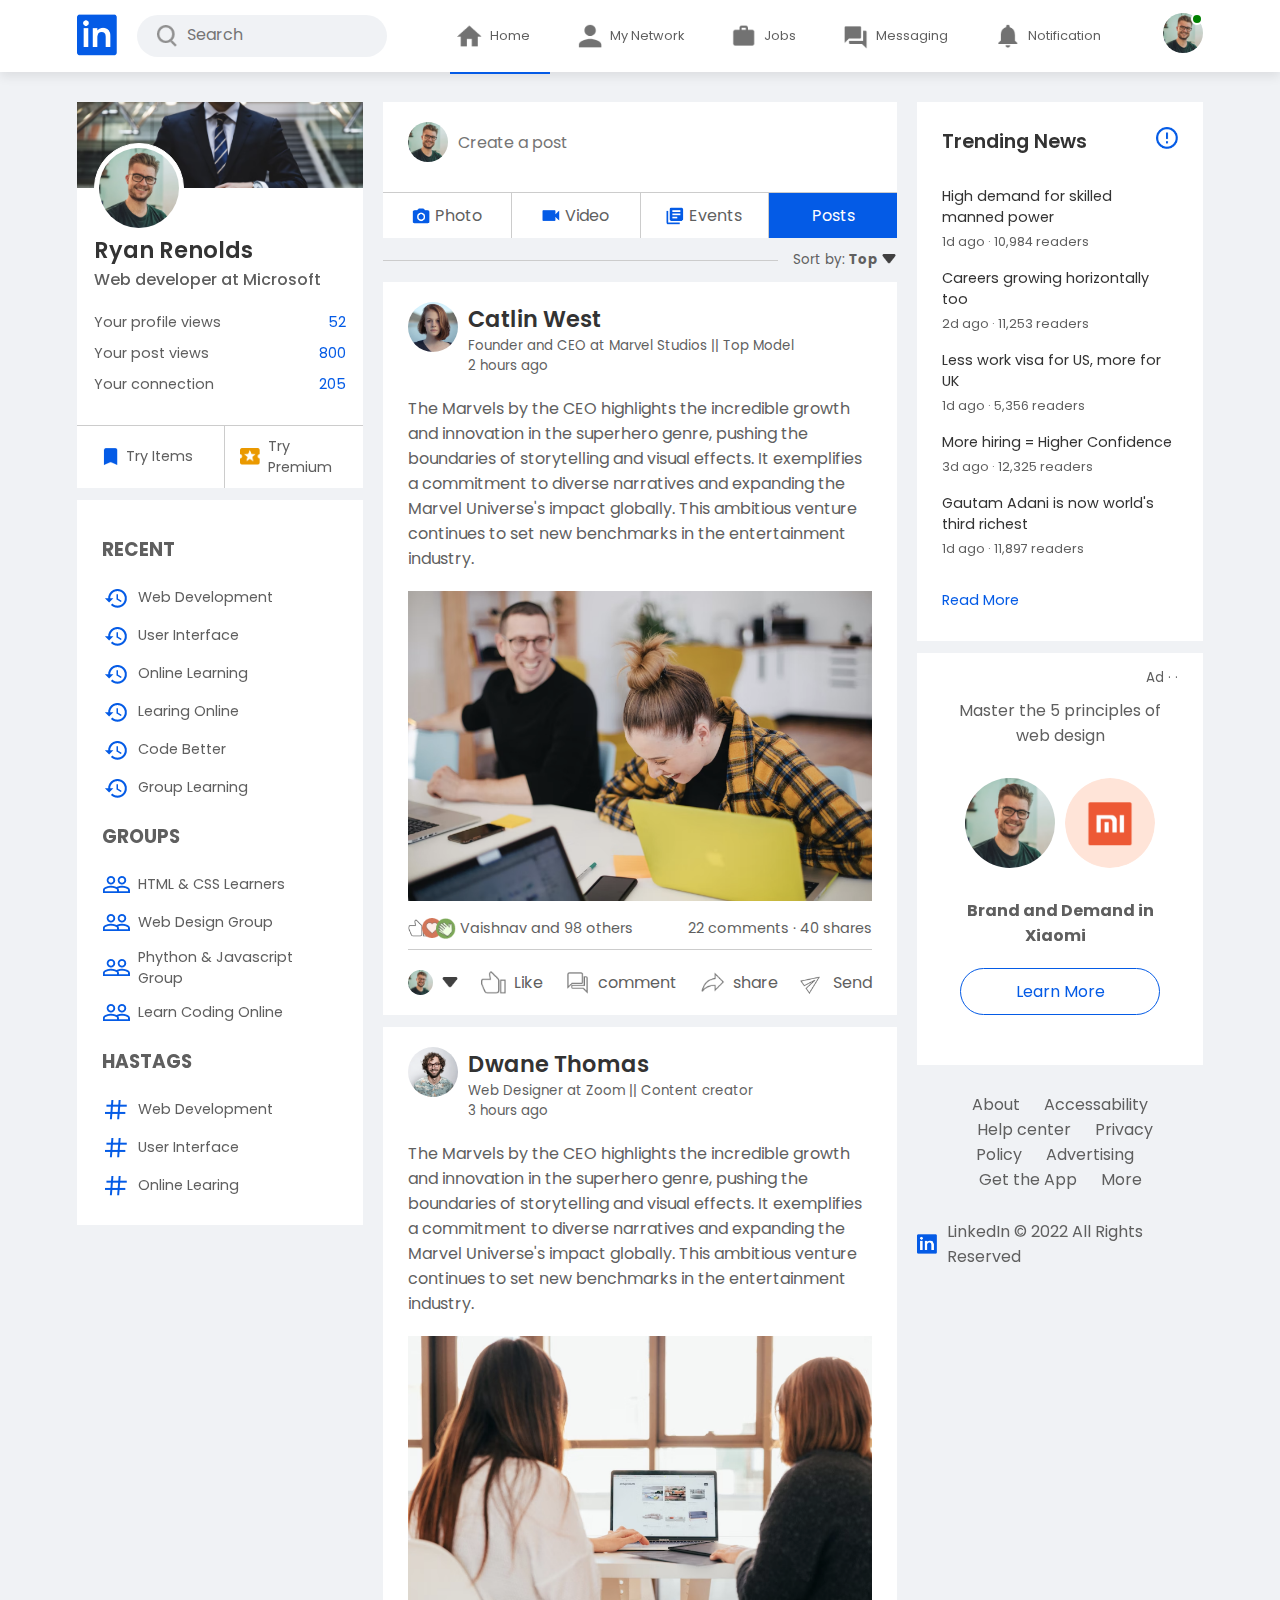
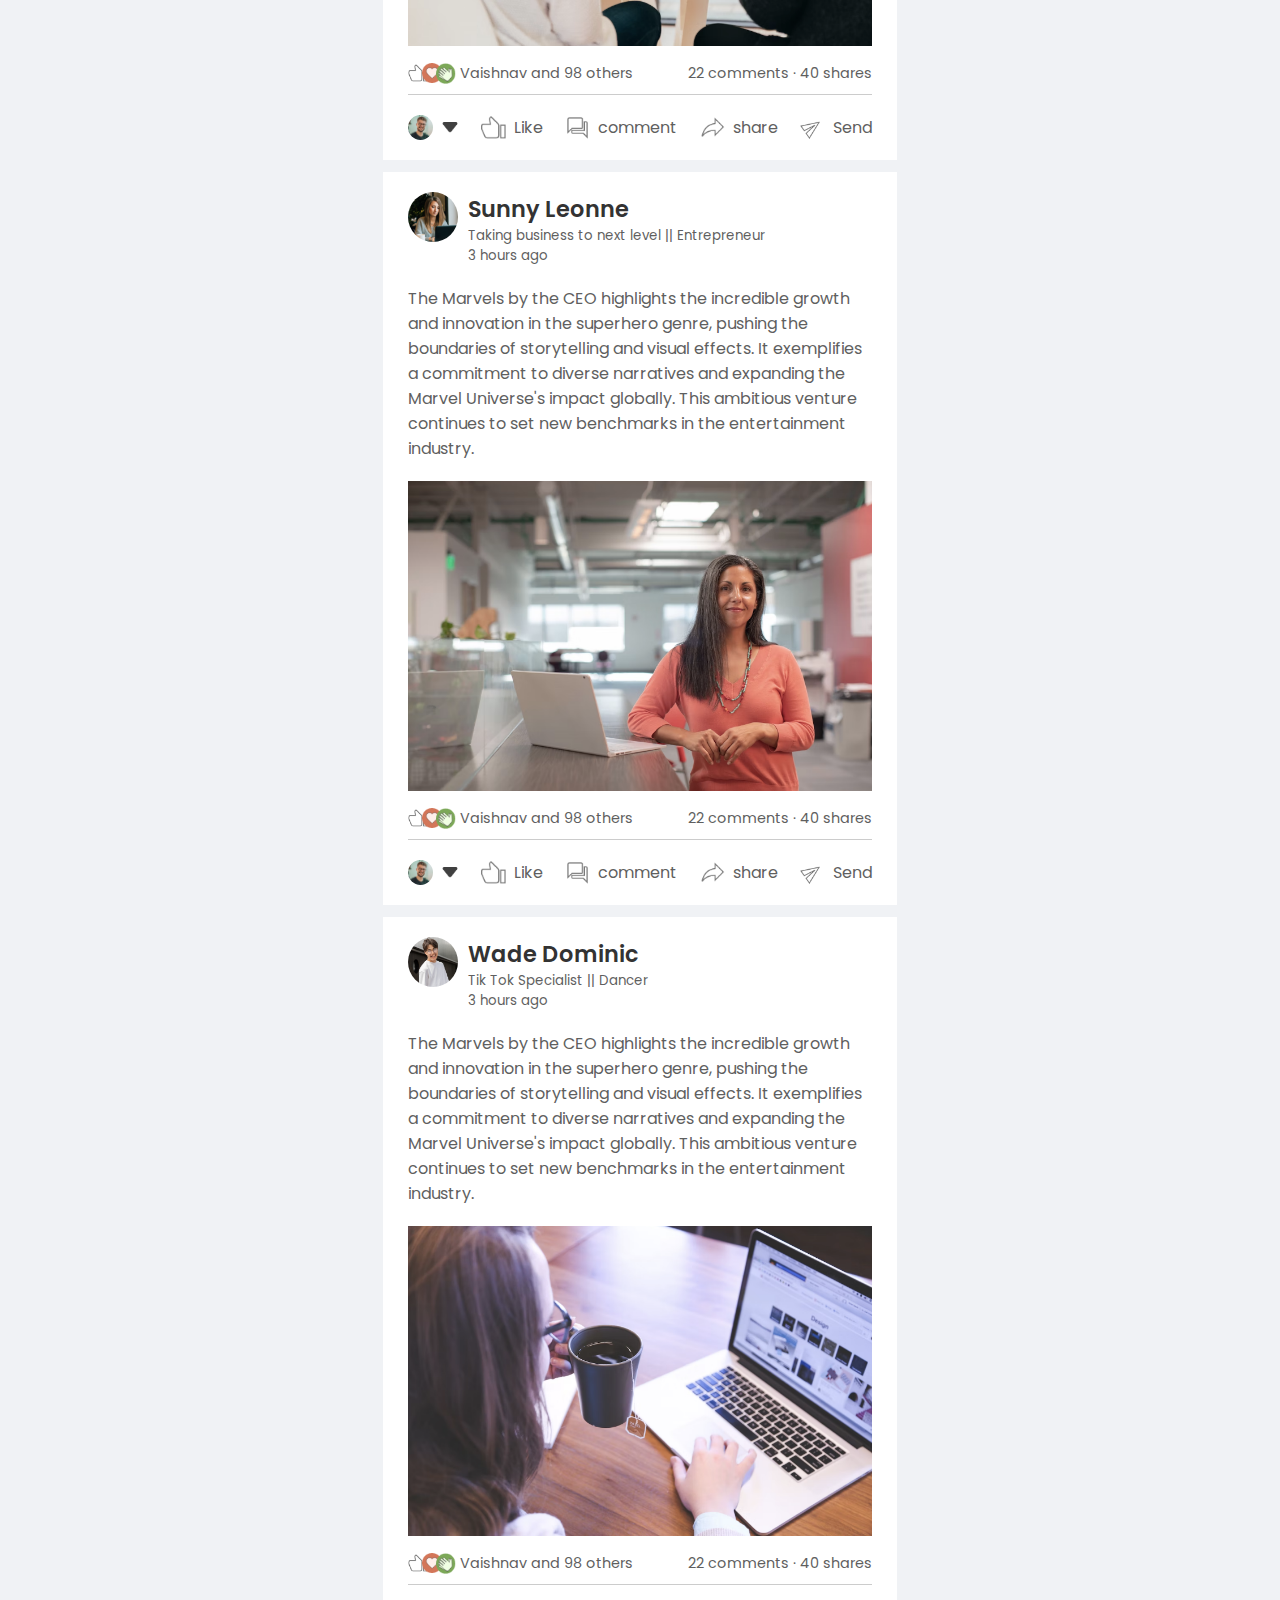
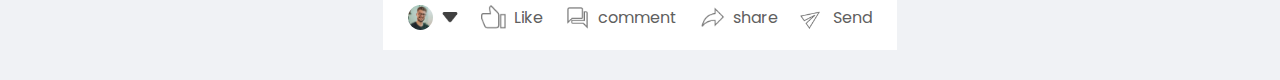
<file: index.html>
<!DOCTYPE html>
<html lang="en">
<head>
    <meta charset="UTF-8">
    <meta name="viewport" content="width=device-width, initial-scale=1.0">
    <title>LinkedIn Clone App</title>
    <link rel="stylesheet" href="./css/style.css"/>
</head>
<body>
    <header>
        <nav class="navbar">
            <div class="navbar-left">
                <a href="./index.html"><img src="./assets/images/logo.png" alt="logo" /></a>
               <div class="search">
                <img src="./assets/images/search.png" alt="search" />
                <input type="text" placeholder="Search"/>
               </div>
            </div>
            <div class="navbar-middle">
                <ul>
                    <li><a href="#" id="active-nav"><img src="./assets/images/home.png" alt="home"><span>Home</span></a></li>
                    <li><a href="#"><img src="./assets/images/network.png" alt="home"><span>My Network</span></a></li>
                    <li><a href="#"><img src="./assets/images/jobs.png" alt="home"><span>Jobs</span></a></li>
                    <li><a href="#"><img src="./assets/images/message.png" alt="home"><span>Messaging</span></a></li>
                    <li><a href="#"><img src="./assets/images/notification.png" alt="home"><span>Notification</span></a></li>
                </ul>
            </div>
            <div class="navbar-right">
                <img src="./assets/images/user-1.png" alt="profile-pic">
                
            </div>

            <div class="profile-menu-wrapper">
                <div class="profile-menu">
                    <div class="profile-user">
                        <img src="./assets/images/user-1.png" alt="user-1">
                        <div>
                            <h3>Ryan renolds</h3>
                        <a href="./profile-page.html"><span>View Profile</span></a>
                        </div>
                    </div>
                    <hr />
                   <a href="#">
                    <img src="./assets/images/feedback.png" alt="feedback" />
                    <p>Give Feedback</p>
                    <span>></span>
                   </a>
                   <a href="#">
                    <img src="./assets/images/setting.png" alt="setting" />
                    <p>Setting & Privacy</p>
                    <span>></span>
                   </a>
                   <a href="#">
                    <img src="./assets/images/help.png" alt="help" />
                    <p>Help & Support</p>
                    <span>></span>
                   </a>
                   <a href="#">
                    <img src="./assets/images/display.png" alt="display" />
                    <p>Display & Accessability</p>
                    <span>></span>
                   </a>
                   <a href="#">
                    <img src="./assets/images/logout.png" alt="logout" />
                    <p>Logout</p>
                    <span>></span>
                   </a>
    
                </div>
                
            </div>
        </nav>
    </header>

    <!-- ------------------ header ends here ------------------ -->

    <div class="container">

        <div class="left-content">
            <div class="show-profile-box">
                <img src="./assets/images/cover-pic.png" alt="cover-pic">
                <div class="show-profile-info">
                    <img src="./assets/images/user-1.png" alt="">
                    <h1>Ryan Renolds</h1>
                    <h3>Web developer at Microsoft</h3>
                    <ul>
                        <li>Your profile views<span>52</span></li>
                        <li>Your post views<span>800</span></li>
                        <li>Your connection<span>205</span></li>
                    </ul>
                </div>
                <div class="sidebar-profile-links">
                    <a href="#"><img src="./assets/images/items.png" alt="premium">Try Items</a>
                    <a href="#"><img src="./assets/images/premium.png" alt="premium">Try Premium</a>
                </div>
            </div>

            <div class="sidebar-links">
                <h3>RECENT</h3>
                <a href="#"><img src="./assets/images/recent.png" alt="recent">Web Development</a>
                <a href="#"><img src="./assets/images/recent.png" alt="recent">User Interface</a>
                <a href="#"><img src="./assets/images/recent.png" alt="recent">Online Learning</a>
                <a href="#"><img src="./assets/images/recent.png" alt="recent">Learing Online</a>
                <a href="#"><img src="./assets/images/recent.png" alt="recent">Code Better</a>
                <a href="#"><img src="./assets/images/recent.png" alt="recent">Group Learning</a>
                <h3>GROUPS</h3>
                <a href="#"><img src="./assets/images/group.png" alt="recent">HTML & CSS Learners</a>
                <a href="#"><img src="./assets/images/group.png" alt="recent">Web Design Group</a>
                <a href="#"><img src="./assets/images/group.png" alt="recent">Phython & Javascript Group</a>
                <a href="#"><img src="./assets/images/group.png" alt="recent">Learn Coding Online</a>
                <h3>HASTAGS</h3>
                <a href="#"><img src="./assets/images/hashtag.png" alt="recent">Web Development</a>
                <a href="#"><img src="./assets/images/hashtag.png" alt="recent">User Interface</a>
                <a href="#"><img src="./assets/images/hashtag.png" alt="recent">Online Learing</a>
            </div>
        </div>

        <!-- ------------------ left content ends here ------------------ -->
        <div class="main-content">
            <div class="create-post">
                <div class="create-post-input">
                    <img src="./assets/images/user-1.png" alt="user-1">
                    <textarea rows="2" placeholder="Create a post"></textarea>
                </div>
                <div class="create-post-links">
                    <a href="#"><img src="/assets/images/photo.png" alt="photo">Photo</a>
                    <a href="#"><img src="/assets/images/video.png" alt="photo">Video</a>
                    <a href="#"><img src="/assets/images/event.png" alt="photo">Events</a>
                    <a href="#">Posts</a>
                </div>
            </div>

            <div class="sortby-box">
                <hr />
                <small>Sort by: <b>Top <img src="./assets/images/down-arrow.png" alt="down-arrow"></b></small>
            </div>

            <div class="post-card">
                <div class="post-auther">
                    <img src="./assets/images/user-3.png" alt="user-3">
                    <div>
                        <h1>Catlin West</h1>
                        <small>Founder and CEO at Marvel Studios || Top Model</small>
                        <small>2 hours ago</small>
                    </div>
                </div>
                <p class="post-card-content">The Marvels by the CEO highlights the incredible growth and innovation in the superhero genre, 
                    pushing the boundaries of storytelling and visual effects. It exemplifies a commitment to diverse narratives and expanding the Marvel Universe's impact globally. This ambitious venture continues to set new benchmarks in the entertainment industry.</p>
                <img src="./assets/images/post-image-1.png" width="100%" alt="post-image-4">
                <div class="post-stats">
                    <div>
                        <img src="./assets/images/thumbsup.png" alt="thumbsup" />
                        <img src="./assets/images/love.png" alt="love" />
                        <img src="./assets/images/clap.png" alt="clap" />
                        <a href="#">Vaishnav and 98 others</a>
                    </div>
                    <span>22 comments &middot; 40 shares</span>
                </div>
                <div class="post-links">
                    <a href="#" >
                        <img src="./assets/images/user-1.png" alt="user-1" class="profile-pic">
                        <img src="./assets/images/down-arrow.png" alt="down-arrow" id="post-arrow-down">
                    </a>
                    <a href="#"><img src="./assets/images/like.png" alt="like">Like</a>
                    <a href="#"><img src="./assets/images/comment.png" alt="like">comment</a>
                    <a href="#"><img src="./assets/images/share.png" alt="like">share</a>
                    <a href="#"><img src="./assets/images/send.png" alt="like">Send</a>
                </div>
            </div>
            <div class="post-card">
                <div class="post-auther">
                    <img src="./assets/images/user-2.png" alt="user-3">
                    <div>
                        <h1>Dwane Thomas</h1>
                        <small>Web Designer at Zoom || Content creator</small>
                        <small>3 hours ago</small>
                    </div>
                </div>
                <p class="post-card-content">The Marvels by the CEO highlights the incredible growth and innovation in the superhero genre, 
                    pushing the boundaries of storytelling and visual effects. It exemplifies a commitment to diverse narratives and expanding the Marvel Universe's impact globally. This ambitious venture continues to set new benchmarks in the entertainment industry.</p>
                <img src="./assets/images/post-image-2.png" width="100%" alt="post-image-4">
                <div class="post-stats">
                    <div>
                        <img src="./assets/images/thumbsup.png" alt="thumbsup" />
                        <img src="./assets/images/love.png" alt="love" />
                        <img src="./assets/images/clap.png" alt="clap" />
                        <a href="#">Vaishnav and 98 others</a>
                    </div>
                    <span>22 comments &middot; 40 shares</span>
                </div>
                <div class="post-links">
                    <a href="#" >
                        <img src="./assets/images/user-1.png" alt="user-1" class="profile-pic">
                        <img src="./assets/images/down-arrow.png" alt="down-arrow" id="post-arrow-down">
                    </a>
                    <a href="#"><img src="./assets/images/like.png" alt="like">Like</a>
                    <a href="#"><img src="./assets/images/comment.png" alt="like">comment</a>
                    <a href="#"><img src="./assets/images/share.png" alt="like">share</a>
                    <a href="#"><img src="./assets/images/send.png" alt="like">Send</a>
                </div>
            </div>
            <div class="post-card">
                <div class="post-auther">
                    <img src="./assets/images/user-4.png" alt="user-3">
                    <div>
                        <h1>Sunny Leonne</h1>
                        <small>Taking business to next level || Entrepreneur</small>
                        <small>3 hours ago</small>
                    </div>
                </div>
                <p class="post-card-content">The Marvels by the CEO highlights the incredible growth and innovation in the superhero genre, 
                    pushing the boundaries of storytelling and visual effects. It exemplifies a commitment to diverse narratives and expanding the Marvel Universe's impact globally. This ambitious venture continues to set new benchmarks in the entertainment industry.</p>
                <img src="./assets/images/post-image-3.png" width="100%" alt="post-image-4">
                <div class="post-stats">
                    <div>
                        <img src="./assets/images/thumbsup.png" alt="thumbsup" />
                        <img src="./assets/images/love.png" alt="love" />
                        <img src="./assets/images/clap.png" alt="clap" />
                        <a href="#">Vaishnav and 98 others</a>
                    </div>
                    <span>22 comments &middot; 40 shares</span>
                </div>
                <div class="post-links">
                    <a href="#" >
                        <img src="./assets/images/user-1.png" alt="user-1" class="profile-pic">
                        <img src="./assets/images/down-arrow.png" alt="down-arrow" id="post-arrow-down">
                    </a>
                    <a href="#"><img src="./assets/images/like.png" alt="like">Like</a>
                    <a href="#"><img src="./assets/images/comment.png" alt="like">comment</a>
                    <a href="#"><img src="./assets/images/share.png" alt="like">share</a>
                    <a href="#"><img src="./assets/images/send.png" alt="like">Send</a>
                </div>
            </div>
            <div class="post-card">
                <div class="post-auther">
                    <img src="./assets/images/user-5.png" alt="user-3">
                    <div>
                        <h1>Wade Dominic</h1>
                        <small>Tik Tok Specialist || Dancer</small>
                        <small>3 hours ago</small>
                    </div>
                </div>
                <p class="post-card-content">The Marvels by the CEO highlights the incredible growth and innovation in the superhero genre, 
                    pushing the boundaries of storytelling and visual effects. It exemplifies a commitment to diverse narratives and expanding the Marvel Universe's impact globally. This ambitious venture continues to set new benchmarks in the entertainment industry.</p>
                <img src="./assets/images/post-image-4.png" width="100%" alt="post-image-4">
                <div class="post-stats">
                    <div>
                        <img src="./assets/images/thumbsup.png" alt="thumbsup" />
                        <img src="./assets/images/love.png" alt="love" />
                        <img src="./assets/images/clap.png" alt="clap" />
                        <a href="#">Vaishnav and 98 others</a>
                    </div>
                    <span>22 comments &middot; 40 shares</span>
                </div>
                <div class="post-links">
                    <a href="#" >
                        <img src="./assets/images/user-1.png" alt="user-1" class="profile-pic">
                        <img src="./assets/images/down-arrow.png" alt="down-arrow" id="post-arrow-down">
                    </a>
                    <a href="#"><img src="./assets/images/like.png" alt="like">Like</a>
                    <a href="#"><img src="./assets/images/comment.png" alt="like">comment</a>
                    <a href="#"><img src="./assets/images/share.png" alt="like">share</a>
                    <a href="#"><img src="./assets/images/send.png" alt="like">Send</a>
                </div>
            </div>
        </div>

        <!-- ------------------ main content ends here ------------------ -->
        <div class="right-content">
            <div class="sidebar-news">
                <img src="./assets/images/more.png" alt="more" id="more-icon">
                <h3>Trending News</h3>
                
                <a href="#">High demand for skilled manned power</a>
                <span>1d ago &middot; 10,984 readers</span>

                <a href="#">Careers growing horizontally too</a>
                <span>2d ago &middot; 11,253 readers</span>

                <a href="#">Less work visa for US, more for UK</a>
                <span>1d ago &middot; 5,356 readers</span>

                <a href="#">More hiring = Higher Confidence</a>
                <span>3d ago &middot; 12,325 readers</span>

                <a href="#">Gautam Adani is now world's third richest</a>
                <span>1d ago &middot; 11,897 readers</span>

                <a href="#" id="news-read-more"> Read More</a>
            </div>

            <div class="sidebar-ad">
                <small>Ad &middot; &middot;</small>
                <p>Master the 5 principles of web design</p>
                <div>
                    <img src="./assets/images/user-1.png" alt="user-1">
                    <img src="./assets/images/mi-logo.png" alt="user-1">
                </div>
                <b>Brand and Demand in Xiaomi</b>
                <a href="#" id="ad-learn-more">Learn More</a>
            </div>

            <div class="sidebar-useful-links">
                <a href="#">About</a>
                <a href="#">Accessability</a>
                <a href="#">Help center</a>
                <a href="#">Privacy Policy</a>
                <a href="#">Advertising</a>
                <a href="#">Get the App</a>
                <a href="#">More</a>
            </div>

            <div class="sidebar-copyright">
                <img src="./assets/images/logo.png" alt="logo">
                <p>LinkedIn &#169; 2022 All Rights Reserved </p>
            </div>
        </div>

        <!-- ------------------ right content ends here ------------------ -->
    </div>

    <script type="text/javascript">
        const profileMenu = document.querySelector(".profile-menu-wrapper");
        const profileBtn = document.querySelector(".navbar-right");

        profileBtn.addEventListener("click", () => {
            console.log("hey");
           profileMenu.classList.toggle("open-menu");
        })
    </script>
</body>
</html>
</file>
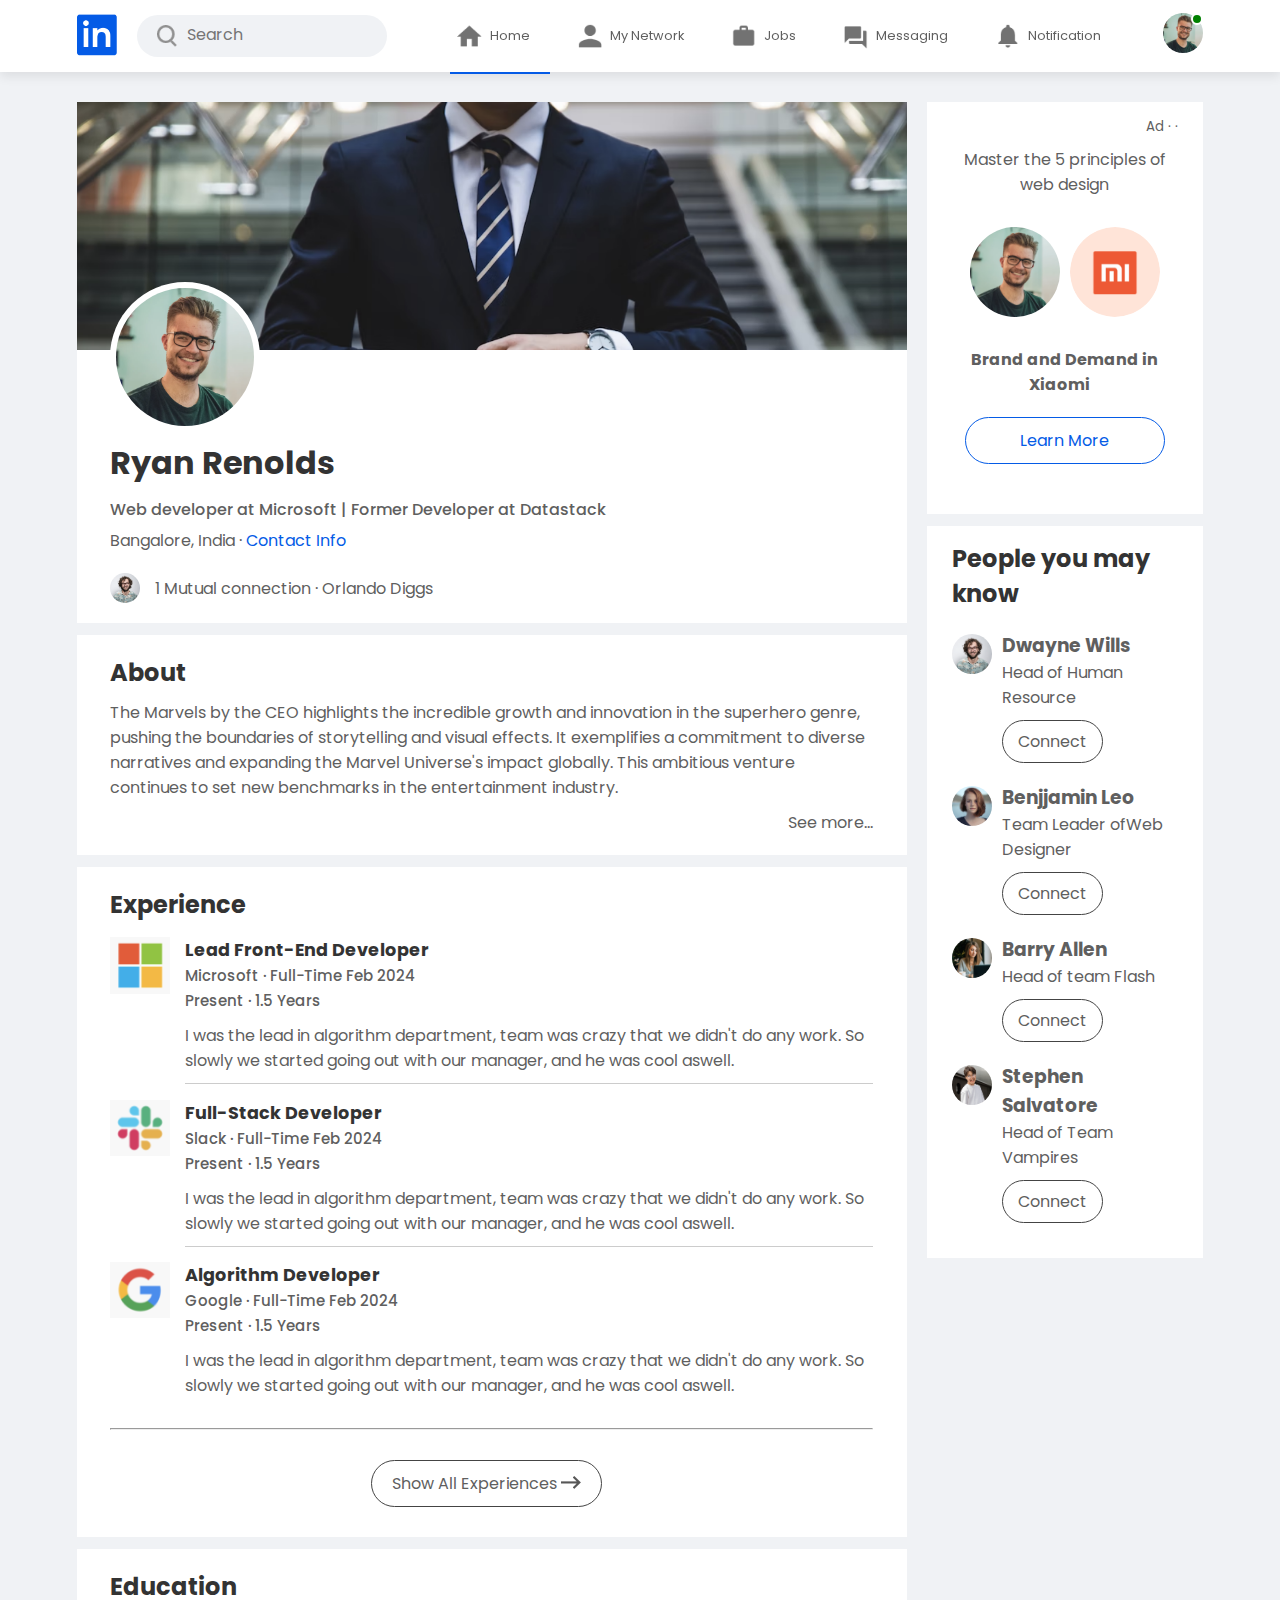
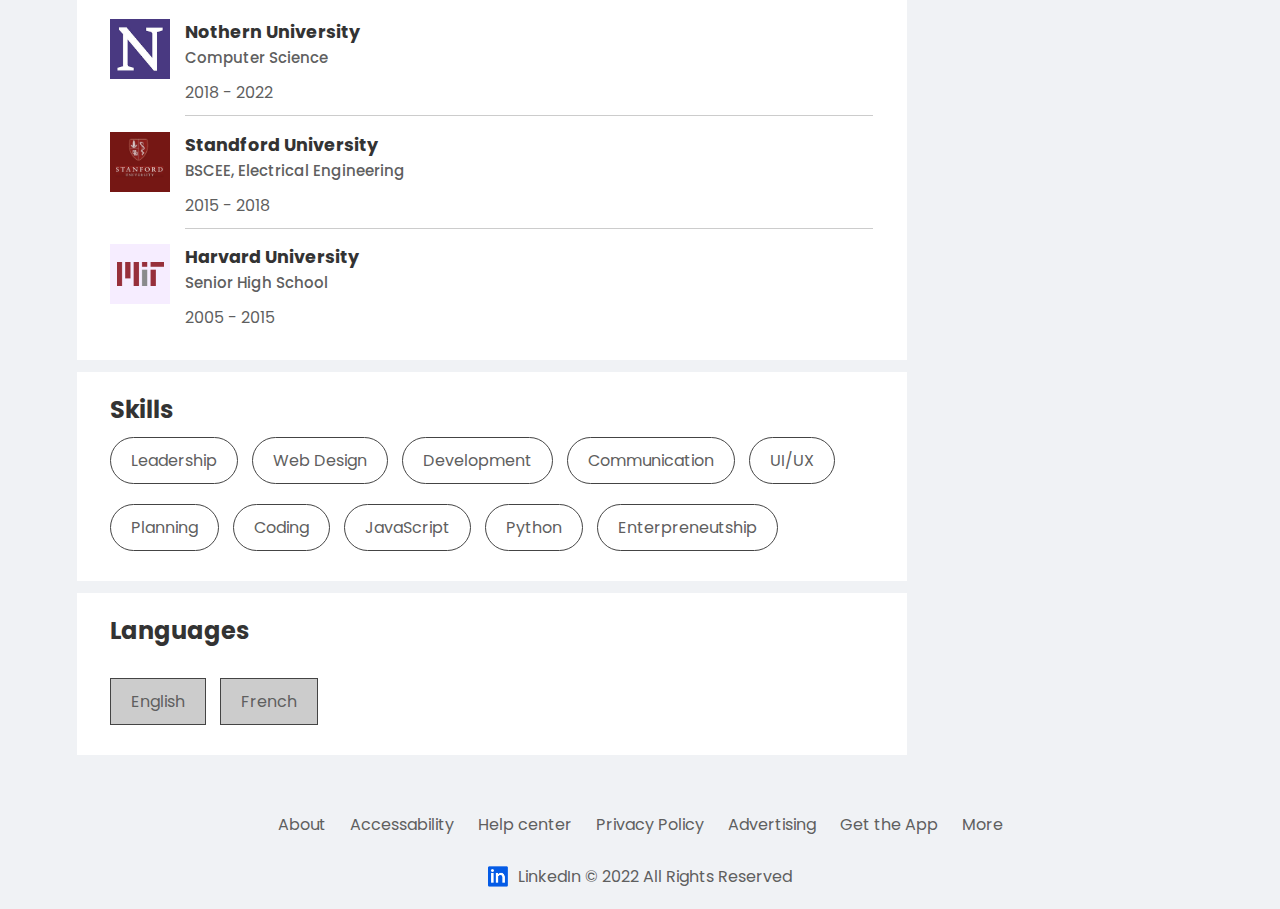
<file: profile-page.html>
<!DOCTYPE html>
<html lang="en">
<head>
    <meta charset="UTF-8">
    <meta name="viewport" content="width=device-width, initial-scale=1.0">
    <title>LinkedIn Clone App</title>
    <link rel="stylesheet" href="./css/style.css"/>
</head>
<body>
    <header>
        <nav class="navbar">
            <div class="navbar-left">
               <a href="./index.html"><img src="./assets/images/logo.png" alt="logo" /></a>
               <div class="search">
                <img src="./assets/images/search.png" alt="search" />
                <input type="text" placeholder="Search"/>
               </div>
            </div>
            <div class="navbar-middle">
                <ul>
                    <li><a href="#" id="active-nav"><img src="./assets/images/home.png" alt="home"><span>Home</span></a></li>
                    <li><a href="#"><img src="./assets/images/network.png" alt="home"><span>My Network</span></a></li>
                    <li><a href="#"><img src="./assets/images/jobs.png" alt="home"><span>Jobs</span></a></li>
                    <li><a href="#"><img src="./assets/images/message.png" alt="home"><span>Messaging</span></a></li>
                    <li><a href="#"><img src="./assets/images/notification.png" alt="home"><span>Notification</span></a></li>
                </ul>
            </div>
            <div class="navbar-right">
                <img src="./assets/images/user-1.png" alt="profile-pic">
                
            </div>

            <div class="profile-menu-wrapper">
                <div class="profile-menu">
                    <div class="profile-user">
                        <img src="./assets/images/user-1.png" alt="user-1">
                        <div>
                            <h3>Ryan renolds</h3>
                        <span>View Profile</span>
                        </div>
                    </div>
                    <hr />
                   <a href="#">
                    <img src="./assets/images/feedback.png" alt="feedback" />
                    <p>Give Feedback</p>
                    <span>></span>
                   </a>
                   <a href="#">
                    <img src="./assets/images/setting.png" alt="setting" />
                    <p>Setting & Privacy</p>
                    <span>></span>
                   </a>
                   <a href="#">
                    <img src="./assets/images/help.png" alt="help" />
                    <p>Help & Support</p>
                    <span>></span>
                   </a>
                   <a href="#">
                    <img src="./assets/images/display.png" alt="display" />
                    <p>Display & Accessability</p>
                    <span>></span>
                   </a>
                   <a href="#">
                    <img src="./assets/images/logout.png" alt="logout" />
                    <p>Logout</p>
                    <span>></span>
                   </a>
    
                </div>
                
            </div>
        </nav>
    </header>

    <!-- ------------------ header ends here ------------------ -->
<div class="container">

    <div class="profile-bar">
        <div class="profile-container">
            <img src="./assets/images/cover-pic.png" width="100%" alt="cover-pic" />
            <div class="profile-inner-content">
                <img src="./assets/images/user-1.png" alt="user-1">
                <h1>Ryan Renolds</h1>
                <p>Web developer at Microsoft | Former Developer at Datastack</p>
                <span>Bangalore, India &middot; <a href="#">Contact Info</a></span>
            </div>
            <div class="profile-mutuals">
                <img src="./assets/images/user-2.png" alt="user-2" />
                <a href="#">1 Mutual connection &middot; Orlando Diggs</a>
            </div>
        </div>

        <div class="profile-about">
            <h2>About</h2>
            <p>The Marvels by the CEO highlights the incredible growth and innovation in the superhero genre, pushing the boundaries of storytelling and visual effects. It exemplifies a commitment to diverse narratives and expanding the Marvel Universe's impact globally. This ambitious venture continues to set new benchmarks in the entertainment industry.</p>
            <span><a href="#">See more...</a></span>
        </div>

        <div class="profile-experience">
            <h2>Experience</h2>
            <div class="profile-company">
                <img src="./assets/images/microsoft.png" alt="microsoft">
                <div>
                    <h3>Lead Front-End Developer</h3>
                    <b>Microsoft &middot; Full-Time Feb 2024 <br /> Present &middot; 1.5 Years</b>
                    <p>I was the lead in algorithm department, team was crazy that we didn't do any work. So slowly we started going out with our manager,  and he was cool aswell.</p>
                </div>
            </div>
            <div class="profile-company">
                <img src="./assets/images/slack.png" alt="slack">
                <div>
                    <h3>Full-Stack Developer</h3>
                    <b>Slack &middot; Full-Time Feb 2024 <br /> Present &middot; 1.5 Years</b>
                    <p>I was the lead in algorithm department, team was crazy that we didn't do any work. So slowly we started going out with our manager,  and he was cool aswell.</p>
                </div>
            </div>
            <div class="profile-company">
                <img src="./assets/images/google.png" alt="google">
                <div>
                    <h3>Algorithm Developer</h3>
                    <b>Google &middot; Full-Time Feb 2024 <br /> Present &middot; 1.5 Years</b>
                    <p>I was the lead in algorithm department, team was crazy that we didn't do any work. So slowly we started going out with our manager,  and he was cool aswell.</p>
                </div>
            </div>
            <hr />
            <div class="profile-experience-links">
                <a href="#">Show All Experiences <img src="./assets/images/right-arrow.png" alt="right"></a>
            </div>
        </div>

        <div class="profile-experience">
            <h2>Education</h2>
            <div class="profile-company">
                <img src="./assets/images/north.png" alt="north" />
                <div>
                    <h3>Nothern University</h3>
                    <b>Computer Science</b>
                    <p>2018 - 2022</p>
                </div>
            </div>
            <div class="profile-company">
                <img src="./assets/images/stanford.png" alt="stanford" />
                <div>
                    <h3>Standford University</h3>
                    <b>BSCEE, Electrical Engineering</b>
                    <p>2015 - 2018</p>
                </div>
            </div>
            <div class="profile-company">
                <img src="./assets/images/mit.png" alt="mit" />
                <div>
                    <h3>Harvard University</h3>
                    <b>Senior High School</b>
                    <p>2005 - 2015</p>
                </div>
            </div>
        </div>

        <div class="profile-experience">
            <h2>Skills</h2>
            <div class="rows"> 
            <a href="#">Leadership</a>
            <a href="#">Web Design</a>
            <a href="#">Development</a>
            <a href="#">Communication</a>
            <a href="#">UI/UX</a>
            <a href="#">Planning</a>
            <a href="#">Coding</a>
            <a href="#">JavaScript</a>
            <a href="#">Python</a>
            <a href="#">Enterpreneutship</a>
            </div>
            
        </div>
        
        <div class="profile-experience">
            <h2>Languages</h2>
            <div class="row language">
                <a href="#">English</a>
                <a href="#">French</a>
            </div>
            
        </div>
    </div>


    <!-- ------------------ profile ends here ------------------ -->


  <div class="profile-sidebar">
    <div class="sidebar-ad">
        <small>Ad &middot; &middot;</small>
        <p>Master the 5 principles of web design</p>
        <div>
            <img src="./assets/images/user-1.png" alt="user-1">
            <img src="./assets/images/mi-logo.png" alt="user-1">
        </div>
        <b>Brand and Demand in Xiaomi</b>
        <a href="#" id="ad-learn-more">Learn More</a>
    </div>

    <div class="profile-suggestions">
        <h2>People you may know</h2>
        <div class="profile-suggestion-row">
            <img src="./assets/images/user-2.png" alt="user-2" />
            <div>
                <h3>Dwayne Wills</h3>
                <span>Head of Human Resource</span>
                <a href="#">Connect</a>
            </div>
        </div>
        <div class="profile-suggestion-row">
            <img src="./assets/images/user-3.png" alt="user-3" />
            <div>
                <h3>Benjjamin Leo</h3>
                <span>Team Leader ofWeb Designer</span>
                <a href="#">Connect</a>
            </div>
        </div>
        <div class="profile-suggestion-row">
            <img src="./assets/images/user-4.png" alt="user-4" />
            <div>
                <h3>Barry Allen</h3>
                <span>Head of team Flash</span>
                <a href="#">Connect</a>
            </div>
        </div>
        <div class="profile-suggestion-row">
            <img src="./assets/images/user-5.png" alt="user-5" />
            <div>
                <h3>Stephen Salvatore</h3>
                <span>Head of Team Vampires</span>
                <a href="#">Connect</a>
            </div>
        </div>
    </div>
  </div>

      <!-- ------------------ right content ends here ------------------ -->


     
</div>
<div class="profile-footer">
    <div class="sidebar-useful-links">
        <a href="#">About</a>
        <a href="#">Accessability</a>
        <a href="#">Help center</a>
        <a href="#">Privacy Policy</a>
        <a href="#">Advertising</a>
        <a href="#">Get the App</a>
        <a href="#">More</a>
    </div>

    <div class="sidebar-copyright">
        <img src="./assets/images/logo.png" alt="logo">
        <p>LinkedIn &#169; 2022 All Rights Reserved </p>
    </div>
  </div>

  <script type="text/javascript">
        const profileMenu = document.querySelector(".profile-menu-wrapper");
        const profileBtn = document.querySelector(".navbar-right");

        profileBtn.addEventListener("click", () => {
            console.log("hey");
           profileMenu.classList.toggle("open-menu");
        })
    </script>
</body>
</html>
</file>
<file: css/style.css>
@import url('https://fonts.googleapis.com/css2?family=Poppins:ital,wght@0,100;0,200;0,300;0,400;0,500;0,600;0,700;0,800;0,900;1,100;1,200;1,300;1,400;1,500;1,600;1,700;1,800;1,900&display=swap');

*{
    margin: 0;
    padding: 0;
    box-sizing: border-box;
    font-family: "Poppins", sans-serif;
    /* outline: 1px solid black; */
}

body{
    background: #f0f2f5;
    color: #5f5f5f;
    
}

a{
    text-decoration: none;
    color: #5f5f5f;
}

header{
    position: sticky;
    top: 0;

    z-index: 100;
    /* overflow: hidden; */
}

.navbar{
    background-color: #fff;

    display: flex;
    justify-content: space-between;
    align-items: center;

    padding: 6px 6%;

    position: relative;
    box-shadow: 0px 5px 10px rgba(0, 0, 0, 0.08); 
}

.navbar-left{
    display: flex;
    align-items: center;
    gap: 20px;

    cursor: pointer;
}

.navbar-left > a img{
    max-width: 40px;
    margin-top: 5px;
}

.navbar-left .search{
    max-width: 250px;
    padding: 10px 20px;
    border-radius: 36px;

    background-color: #f0f2f5;

    display: flex;
    align-items: center;
    gap: 10px;
}

.navbar-left .search img{
    width: 20px;
}

.navbar-left .search input{
    border: none;
    outline: none;

    background: transparent;
}

.navbar-middle ul{
    display: flex;
    gap: 20px;
    align-items: center;

    list-style: none;
}

.navbar-middle ul li a{
    display: flex;
    align-items: center;

    font-size: 0.8rem;
    
    padding: 10px;

    position: relative;
}

.navbar-middle ul li a::after{
    content: "";
    position: absolute;
    bottom: -8px;

    width: 0;
    height: 2px;

    background-color: #045be6;
    transition: width 0.3s;
}

.navbar-middle ul li a:hover::after,
.navbar-middle ul li a#active-nav::after
{
    width: 100%;
}


.navbar-middle ul li a img{
    max-width: 40px;

    object-fit: contain;
}

.navbar-right{
    position: relative;
    cursor: pointer;
}

.navbar-right img{
    width: 40px;

   border-radius: 50%;
}

.navbar-right::after{
    content: "";
    width: 8px;
    height: 8px;
    border: 2px solid #fff;
    border-radius: 50%;

    background-color: green;

    position: absolute;
    right: 0;
    top: 0;
}

.profile-menu-wrapper{
    position: absolute;
    right: 6%;
    top: 100%;
    z-index: 2000;

    margin-top: 20px;
    
    overflow: hidden;
    /* transform: scaleY(0); */

    background: #333;
    max-width: 320px;
    max-height: 0px;

    
    transition: max-height 0.3s ease;
    color: #fff;
}

.profile-menu{
    padding: 20px 25px;
}

.profile-menu-wrapper.open-menu{
    max-height: 400px !important;
}



.profile-user{
    display: flex;
    align-items: flex-start;
    gap: 15px;
    flex-wrap: wrap;

    margin-bottom: 15px;
}

.profile-user h3{
    font-weight: 500;
    margin-bottom: -5px;
}

.profile-user span{
    font-size: .9rem;
}

.profile-user img{
    width: 50px;
    border-radius: 50%;
}

.profile-user hr{
    border: none;
    height: 1px;

    background-color: #fff;

}

.profile-user div a{
    margin: 0;
}

.profile-menu-wrapper a{
    display: flex;
    align-items: center;
    gap: 20px;

    margin: 15px 0;

    color: #fff;
}

.profile-menu-wrapper a p{
    flex: 1;
}

.profile-menu-wrapper a img{
    width: 30px;
}


/* -------- header ends here ---------- */

.container{
    display: flex;
    gap: 20px;
    flex-wrap: wrap;


    padding: 30px 6%;
}

.left-content{
    flex: 1;
    align-self: flex-start;

    position: sticky;
    top: 102px;
}

.show-profile-box {
    background: #fff;
}

.show-profile-box img{
    width: 100%;
    display: block;
}

.show-profile-info{
    padding: 0 6% 20px;
}

.show-profile-info img{
    width: 90px;
    background-color: #fff;

    padding: 4px;
    margin-top: -45px;
    border: 1px solid #fff;

    border-radius: 50%;


    position: relative;
}

.show-profile-info h1{
    font-size: 1.4rem;
    font-weight: 600;
    color: #333;
}

.show-profile-info h3{
    font-size: 1rem;
    font-weight: 500;

    margin-bottom: 20px;
}

.show-profile-info li{
    font-size: 0.9rem;
    list-style: none;

    display: flex;
    justify-content: space-between;
    margin-bottom: 10px;
}

.show-profile-info li span{
    color: #045be6;
}

.sidebar-profile-links{
    display: flex;
    justify-content: center;
    align-items: center;
    gap: 10px;

    
    border-top: 1px solid #ccc;
}

.sidebar-profile-links > a{
    display: flex;
    flex: 1;
    gap: 8px;
    align-items: center;
    justify-content: center;

    font-size: 0.9rem;

    padding: 10px 15px;

    border-left: 1px solid #ccc;
}

.sidebar-profile-links > a:first-child{
    border-left: 0;
}

.sidebar-profile-links > a > img{
    width: 20px;
}

.sidebar-links{
    background-color: #fff;

    margin: 12px 0;
    padding: 15px 25px;
}

.sidebar-links h3{
    margin: 20px 0;
}


.sidebar-links a{
    display: flex;
    align-items: center;
    gap: 8px;

    font-size: 0.9rem;

    margin-bottom: 10px;
}


/* ------- left content ends here ------------ */


.right-content{
    flex: 1;
    align-self: flex-start;

    position: sticky;
    top: 102px;
}

.sidebar-news{
    background: #fff;

    padding: 15px 25px 30px;
}

.sidebar-news img{
    float: right;
    width: 22px;
    margin: 10px 0 30px;
}

.sidebar-news h3{
    margin: 10px 0 30px;

    color: #333;
    font-weight: 600;
    font-size: 1.2rem;
}

.sidebar-news a{
    display: block;
    margin-top: 15px;

    font-size: 0.9rem;
    color: #333;
}

.sidebar-news span{
    font-size: 0.8rem;
}

#news-read-more{
    color: #045be6;

    margin-top: 30px;
}

.sidebar-ad{
    background-color: #fff;

    margin: 12px 0;
    padding: 15px 25px 30px;

    text-align: center;
}

.sidebar-ad small{
    float: right;
}

.sidebar-ad p{
    margin: 30px 0;
}

.sidebar-ad div{
    display: flex;
    align-items: center;
    justify-content: center;
    gap: 10px;

    margin-bottom: 30px;
}

.sidebar-ad div img{
    max-width: 90px;

    border-radius: 50%;
}

.sidebar-ad b{
    margin-right: 10px;
}

#ad-learn-more{
    color: #045be6;

    display: block;

    max-width: 200px;
    margin: 20px auto;
    border: 1px solid #045be6;
    padding: 10px 20px;
    border-radius: 30px;
}

.sidebar-useful-links{
    margin: 12px;
    padding: 15px 25px;
    
    text-align: center;
}


.sidebar-useful-links a{
    margin: 10px;
}

.sidebar-copyright{
    display: flex;
    justify-content: center;
    align-items: center;
    gap: 10px;
}

.sidebar-copyright img{
    width: 20px;
}

/* ------- right content ends here ------------ */

.main-content{
    flex: 1.8;
    align-self: flex-start;
}

.create-post{
    background-color: #fff;

    padding: 20px 25px 0px;
}

.create-post-input{
    display: flex;
    align-items: flex-start;
    gap: 10px;
}

.create-post-input img{
    max-width: 40px;

    border-radius: 50%;
}

.create-post-input textarea{
    width: 100%;

    border: none;
    outline: none;
    resize: none;

    background: transparent;
    margin-top: 8px;

    font-size: 1.1rem;
    padding-bottom: 10px;
}

::placeholder{
    font-size: 1rem;
}

.create-post-links{
    display: flex;
    justify-content: space-between;

    /* padding: 15px 25px; */


    border-top: 1px solid #ccc;
    margin: 0 -25px;
}

.create-post-links a{
    flex: 1;
    display: flex;
    align-items: center;
    justify-content: center;

    padding: 10px 20px;
    border-right: 1px solid #ccc;

}

.create-post-links a img{
    width: 18px;
    margin-right: 5px;
}


.create-post-links a:last-child{
    border-right: none;
    border-top: none;

    background-color: #045be6;
    color: #fff;
}

.sortby-box{
    display: flex;
    align-items: center;

    margin: 12px 0;
}

.sortby-box hr{
    border: 0;
    height: 1px;

    margin-right: 15px;

    flex: 1;

    background-color: #ccc;
}


.sortby-box small img{
    width: 16px;
}

.post-card{
    background-color: #fff;

    padding: 20px 25px;
    margin-top: 12px;
}

.post-auther{
    display: flex;
    align-items: flex-start;
    gap: 10px;
}

.post-auther img{
    max-width: 50px;

    border-radius: 50%;
}

.post-auther > div h1{
    color: #333;
    font-size: 1.4rem;
    font-weight: 600;
}

.post-auther > div small{
    display: block;
}

.post-card-content{
    margin: 20px 0;
}

.post-stats{
    display: flex;
    align-items: center;
    justify-content: space-between;

    margin: 10px 0;

    font-size: 0.9rem;
}

.post-stats > div{
    display: flex;
    align-items: center;
}

.post-stats > div img{
    max-width: 20px;

    margin-right: -6px;
}

.post-stats > div a{
    margin-left: 10px;
}

.post-links{
    display: flex;
    justify-content: space-between;
    align-items: center;

    border-top: 1px solid #ccc;
}

.post-links a{
    /* flex: 1; */
    display: flex;
    align-items: center;
    gap: 8px;

    padding: 20px 0 0;
}

.post-links a img{
    width: 25px;
}

.profile-pic{
    width: 30px;

    border-radius: 50%;
}

#post-arrow-down{
    width: 18px;
}







/* ------- main content ends here ------------ */

.profile-bar{
    flex: 3;
    align-self: flex-start;
}

.profile-container{
    background-color: #fff;
}

.profile-inner-content{
    padding: 0 4% 20px;
}

.profile-inner-content img{
    width: 150px;

    border-radius: 50%;
    padding: 6px;
    margin-top: -75px;

    background-color: #fff;
}

.profile-inner-content h1{
    color: #333;

    margin-bottom: 10px;
}

.profile-inner-content span{
    display: block;

    margin-top: 6px;
}


.profile-inner-content p{
    font-weight: 500;
}

.profile-inner-content span a{
    color: #045be6;
}

.profile-mutuals{
    padding: 0 4% 20px;

    display: flex;
    align-items: center;
    gap: 15px;
}

.profile-mutuals img{
    width: 30px;

    border-radius: 50%;
}

.profile-about{
    background-color: #fff;

    padding: 20px 4%;
    margin-top: 12px;
}

.profile-about h2{
    color: #333;

    margin-bottom: 10px;
}

.profile-about span{
    display: block;
    
    text-align: right;
    margin-top: 10px;
}

.profile-experience{
    background-color: #fff;

    margin-top: 12px;
    padding: 20px 4%;
}

.profile-experience h2{
    color: #333;
}

.profile-company{
    margin-top: 2%;

    display: flex;
    align-items: flex-start;
    gap: 15px;


}

.profile-company img{
    width: 60px;
}

.profile-company div{
    border-bottom: 1px solid #ccc;

    width: 100%;
    padding-bottom: 10px;
}

.profile-company:nth-child(4) > div {
    border-bottom: 0;
}

.profile-company h3{
    color: #333;

    font-size: 1.1rem;
}

.profile-company b{
    font-size: 15px;
    font-weight: 500;
}

.profile-company p{
    margin-top: 10px;
}

.profile-experience-links{
    padding: 20px 0 0;
    text-align: center;
}

.profile-experience hr{
    margin-top: 20px;
}

.profile-experience-links a{
    display: flex;
    align-items: center;
    justify-content: center;
    gap: 15px;
}

.profile-experience-links a img{
    width: 20px;
}

.profile-experience .row{
    margin-top: 20px;
}

.profile-experience a{
    display: inline-block;

    margin: 10px 10px 10px 0;
    padding: 10px 20px;
    border: 1px solid #444;
    border-radius: 30px;
}

.profile-experience .language a{
    background-color: #ccc;

    border-radius: 0;
}




/* ------- profile-bar content ends here ------------ */

.profile-sidebar{
    flex: 1;
    align-self: flex-start;
}

.profile-sidebar .sidebar-ad{
    margin-top: 0;
}

.profile-suggestions{
    background-color: #fff;
    padding: 15px 25px;
}

.profile-suggestions h2{
    color: #333;

    

    margin-bottom: 20px;
}

.profile-suggestion-row{
    display: flex;
    align-items: flex-start;
    gap: 10px;

    margin: 20px 0;
}

.profile-suggestion-row img{
    width: 40px;
    border-radius: 50%;

    margin-top: 3px;
}


.profile-suggestion-row div a{
    display: block;
    max-width: fit-content;

    border: 1px solid #444;
    border-radius: 30px;
    
    text-align: center;

    margin-top: 10px;
    padding: 8px 15px;
}

.profile-footer{
    margin-bottom: 20px;
}


/* ------------ profile sidebar ends here ------- */

@media only screen and (max-width: 900px){
    .navbar{
        padding: 10px 3%;

        gap: 0;
    }
    .navbar-left{
        gap: 0;
    }

    .navbar-left .search{
        padding: 10px;
    }

    .navbar-middle ul li a {
        padding: 0;
    }

    .navbar img{
        width: 30px;
    }

    .profile-user img{
        width: 50px;
    }

    .container{
        padding: 10px 3%;
    }

    .navbar .search{
        background-color: transparent;
    }

    .navbar .search input{
        display: none;
    }

    .navbar li a span{
        display: none;
    }

    .sidebar-profile-links > a{
        padding: 10px;
    }

    .create-post-links a{
        padding: 10px;
    }

    .create-post-links a img{
        display: none;
    }

    .post-links a img{
        display: none;
    }
    
    .post-links{
        justify-content: space-between;
        
    }

    .post-card{
        padding: 10px;
    }

    .post-stats span{
        font-size: 12px;
        text-align: right;
    }

    .post-stats > div img {
        max-width: 14px;
    }

    .post-stats > div{
        font-size: 12px;
    }

    .left-content, .main-content, .right-content{
        flex-basis: 100%;

        position: static;
        top: unset;
    }

    .profile-inner-content img {
        max-width: 90px;
        margin-top: -45px;
    }

    .profile-experience .rows a {
        font-size: 14px;
        padding: 5px 10px;
    }

    .profile-mutuals a{
        font-size: 14px;
    }
}
</file>
